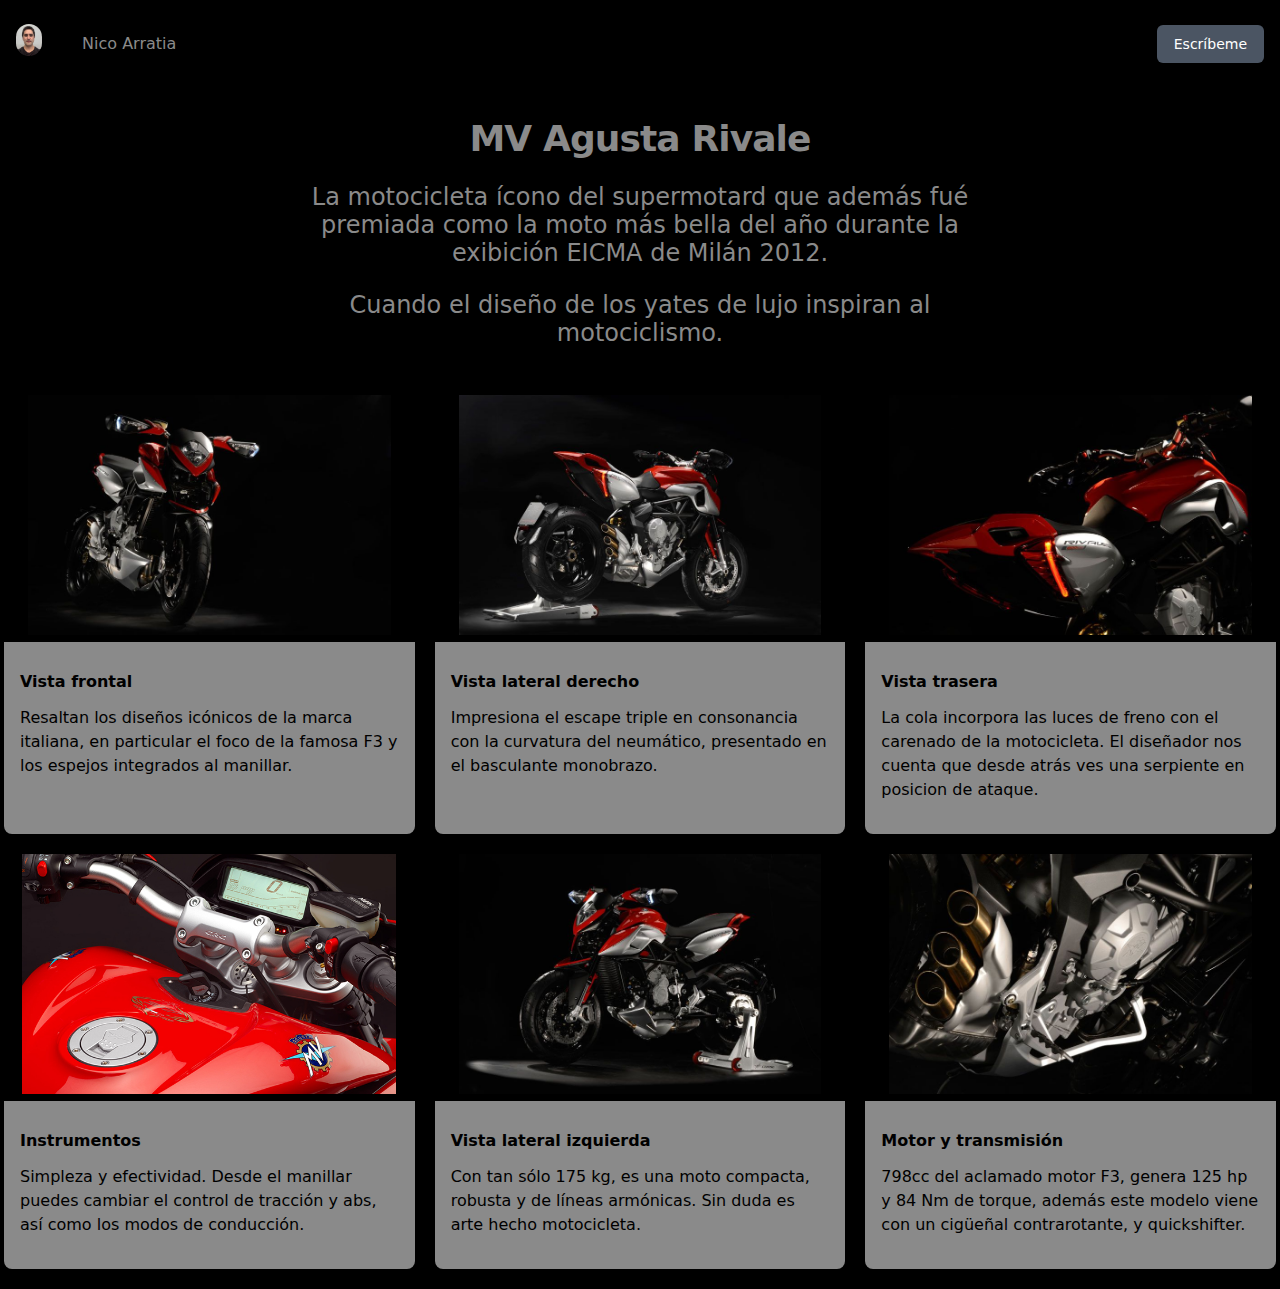
<file: Index.html>
<!DOCTYPE html>
<html lang="es">
<head>
    <meta charset="UTF-8">
    <link rel="stylesheet" href="Styles.css">
    <meta http-equiv="X-UA-Compatible" content="IE=edge">
    <meta name="viewport" content="width=device-width, initial-scale=1.0">
    <title>Rivale 800</title>
</head>
<body>
    <header> 
        <nav>
            <div class="left-nav">
                <div class="image-content">
                    <a href="nicoarratia.html">
                        <img class="profile-pic"src="./img/nicocara.jpeg"alt="foto del autor">
                    </a>
                </div>
                <div class="name-content">    
                    <a href="nicoarratia.html">
                        Nico Arratia
                    </a>
                </div>
            </div>    
            <div class="contact-content">
                <a href="nicolas.andres.arratia@gmail.com">Escríbeme
                </a>
            </div>         
        </nav>
    </header>

<main>
    <div class="blog-description">
        <h1>
        MV Agusta Rivale
        </h1>
        <p>
        La motocicleta ícono del supermotard que además fué premiada como la moto más bella del año durante la exibición EICMA de Milán 2012.       </p>       
        <p>Cuando el diseño de los yates de lujo inspiran al motociclismo.
        </p>
    </div>

    <div class="articles-area">
            
        <div class="article-area">
            <div class="image-article-area">
                    <a href="vistafrontal.html">
                        <img src="./img/derecho adelante.jpeg" alt="Foto frontal rivale">
                    </a>
            </div>
            <div class="info-article">
                <div>
                    <span>
                    </span>
                    <a href="vistafrontal.html">
                    <p class="title-info-article">
                        Vista frontal
                    </p>
                    </a>
                    <p class="description-info-article">
                        Resaltan los diseños icónicos de la marca italiana, en particular el foco de la famosa F3 y los espejos integrados al manillar.
                    </p>
                </div>
            </div>
        </div>

        <div class="article-area">
            <div class="image-article-area">
                    <a href="lateralderecho.html">
                        <img src="img/derecho y atras.jpeg" alt="Foto lado derecho rivale">
                    </a>
            </div>
            <div class="info-article">
                <div>
                    <span>
                    </span>
                    <a href="lateralderecho.html">
                    <p class="title-info-article">
                        Vista lateral derecho
                    </p>
                    </a>
                    <p class="description-info-article">
                        Impresiona el escape triple en consonancia con la curvatura del neumático, presentado en el basculante monobrazo.
                    </p>
                </div>
            </div>
        </div>

        <div class="article-area">
            <div class="image-article-area">
                    <a href="trasera.html">
                        <img src="img/cola2.jpeg" alt="Foto trasera rivale">
                    </a>
            </div>
            <div class="info-article">
                <div>
                    <span>
                    </span>
                    <a href="trasera.html">
                    <p class="title-info-article">
                        Vista trasera
                    </p>
                    </a>
                    <p class="description-info-article">
                        La cola incorpora las luces de freno con el carenado de la motocicleta. El diseñador nos cuenta que desde atrás ves una serpiente en posicion de ataque.
                    </p>
                </div>             
            </div>
        </div>
       
        <div class="article-area">
            <div class="image-article-area">
                    <a href="Instrumentos.html">
                        <img src="img/center 1024_2000.jpg" alt="Foto trasera rivale">
                    </a>
            </div>
            <div class="info-article">
                <div>
                    <span>
                    </span>
                    <a href="Instrumentos.html">
                    <p class="title-info-article">
                        Instrumentos
                    </p>
                    </a>
                    <p class="description-info-article">
                        Simpleza y efectividad. Desde el manillar puedes cambiar el control de tracción y abs, así como los modos de conducción.
                    </p>
            </div>
        </div>
    </div>
    <div class="article-area">
        <div class="image-article-area">
                <a href="lateralizquierdo.html">
                    <img src="img/izquierdo.jpeg"Foto izquierda rivale">
                </a>
        </div>
        <div class="info-article">
            <div>
                <span>
                </span>
                <a href="lateralizquierdo.html">
                <p class="title-info-article">
                    Vista lateral izquierda
                </p>
                </a>
                <p class="description-info-article">
                    Con tan sólo 175 kg, es una moto compacta, robusta y de líneas armónicas. Sin duda es arte hecho motocicleta.
                </p>
        </div>
    </div>
</div>
<div class="article-area">
    <div class="image-article-area">
            <a href="Motor.html">
                <img src="img/motor y escape.jpeg" alt="Foto motor rivale">
            </a>
    </div>
    <div class="info-article">
        <div>
            <span>
            </span>
            <a href="Motor.html">
            <p class="title-info-article">
                Motor y transmisión
            </p>
            </a>
            <p class="description-info-article">
                798cc del aclamado motor F3, genera 125 hp y 84 Nm de torque, además este modelo viene con un cigüeñal contrarotante, y quickshifter.
            </p>
    </div>
</div>
</div>
            
</main>
</file>
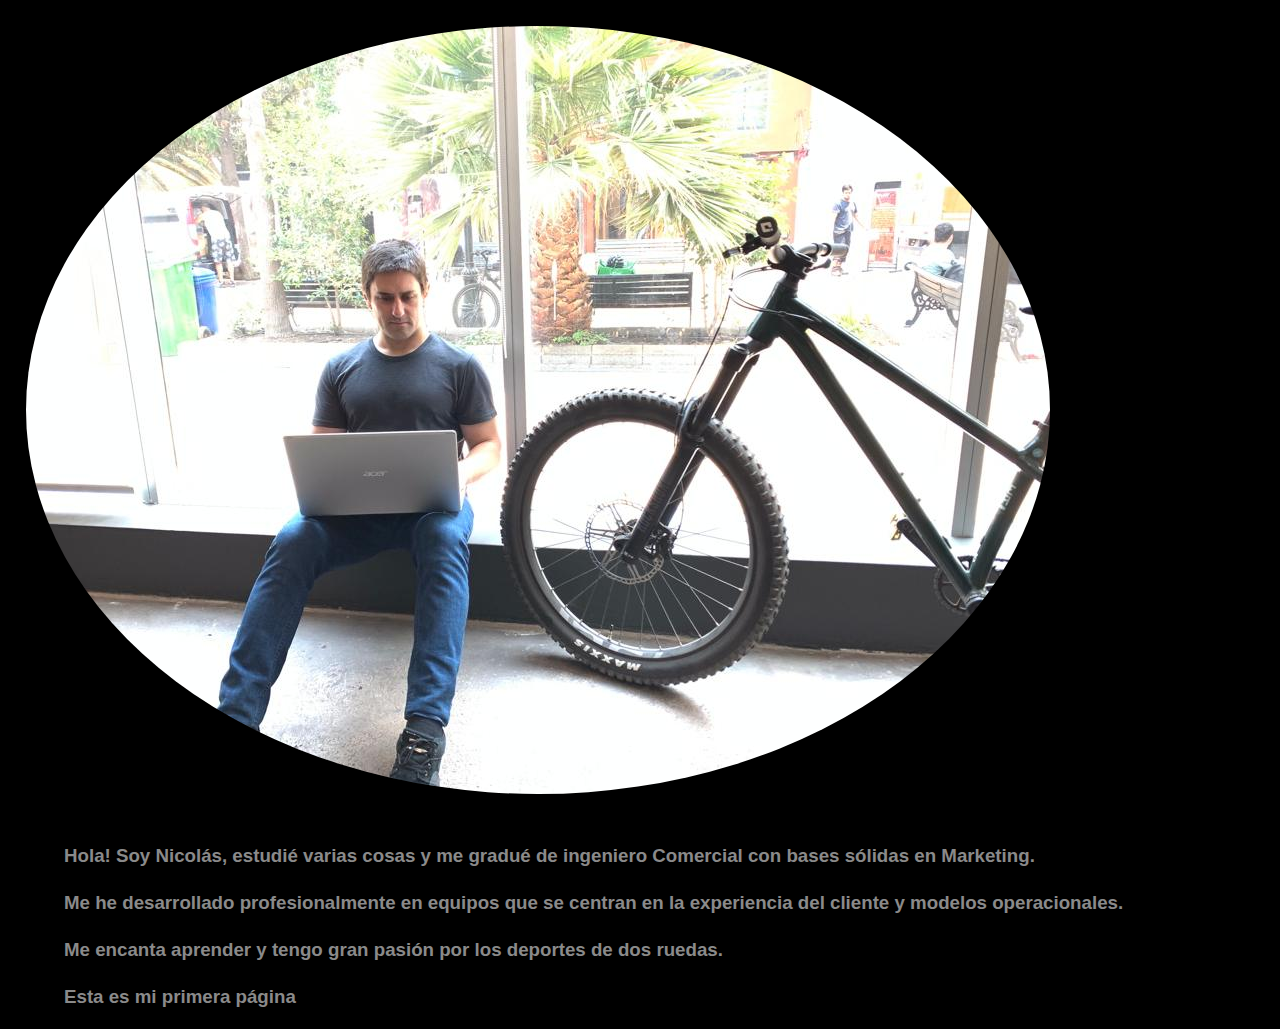
<file: nicoarratia.html>
<!DOCTYPE html>
<html lang="es">
<head>
    <meta charset="UTF-8">
    <link rel="stylesheet" href="Styles.css">
    <meta http-equiv="X-UA-Compatible" content="IE=edge">
    <meta name="viewport" content="width=device-width, initial-scale=1.0">
    <title>Nico Arratia</title>
        <style>
        </style>
</head>
<body>
    <a href="Index.html"><img src="./img/WhatsApp Image 2022-12-16 at 13.46.28.jpeg" style="margin: 2%; border-radius: 50%;" alt=""></a>

    
<hr>


    <h3> Hola! Soy Nicolás, estudié varias cosas y me gradué de ingeniero   Comercial con bases sólidas en Marketing.</h3>
    <h3>Me he desarrollado    profesionalmente en equipos que se centran en la experiencia del cliente y modelos operacionales. </h3>
        <h3>    Me encanta aprender y tengo gran pasión por los deportes de dos ruedas.</h3>
    <h3>Esta es mi primera página</h3>
    <script>
        let Visita = 0
        Visita = prompt("¿Que te pareció mi primer sitio? de 1 a 5, dónde 5 es la mejor nota")
    
        if (Visita == 1) {
                alert("Gracias por contestar")
        } else if(Visita == 2){
            alert("Gracias por tu respuesta")
        } else if(Visita == 3){
            alert("Escríbeme y dame feedback")
        } else if(Visita == 4){
            alert("Me alegro que te gusten las motos")
        } else if(Visita == 5){
            alert("Muchas gracias!")
        }
        else{
            alert("Tu respuesta debe ser de 1 a 5")
        }
    </script>     
</body>

</html>
</file>
<file: Styles.css>
* {
    box-sizing: border-box;
    border-width: 0;
    border-style: solid;
    border-color: #e5e7eb;
}

html {
    font-family: ui-sans-serif, system-ui, -apple-system, BlinkMacSystemFont,
        "Segoe UI", Roboto, "Helvetica Neue", Arial, "Noto Sans", sans-serif,
        "Apple Color Emoji", "Segoe UI Emoji", "Segoe UI Symbol", "Noto Color Emoji";
    line-height: 1.5;
}

body {
    font-family: inherit;
    line-height: inherit;
    margin: 0;
    background-color: black;
}

a {
    color: inherit;
    text-decoration: inherit;
}

header {
    position: relative;
    padding: 1.5rem 0;
}

header nav {
    padding-left: 1rem;
    padding-right: 1rem;
    max-width: 80rem;
    margin-left: auto;
    margin-right: auto;
    justify-content: space-between;
    align-items: center;
    display: flex;
}

main {
    position: relative;
    padding-top: 16px;
    padding-bottom: 20px;
    padding-left: 4px;
    padding-right: 4px;
    position: relative;
    max-width: 80rem;
    margin-left: auto;
    margin-right: auto;
}

.left-nav {
    flex: 1 1 0%;
    align-items: center;
    display: flex;
}

.image-content {
    justify-content: space-between;
    align-items: center;
    display: flex;
}

.profile-pic {
    width: auto;
    height: 2rem;
    border-radius: 9999px;
}

.name-content {
    margin-left: 2.5rem;
    margin-right: 2.5rem;
}

.name-content a {
    --tw-text-opacity: 1;
    color: #8a8a8a;
    font-weight: 500;
}

.contact-content a {
    border-color: transparent;
    border-radius: .375rem;
    border-width: 1px;
    display: inline-flex;
    align-items: center;
    font-weight: 500;
    font-size: .875rem;
    line-height: 1.25rem;
    padding-top: .5rem;
    padding-left: 1rem;
    padding-right: 1rem;
    padding-bottom: .5rem;
    background-color: rgba(75, 85, 99, var(--tw-bg-opacity));
    color: rgba(255, 255, 255, var(--tw-text-opacity));
    --tw-bg-opacity: 1;
    --tw-text-opacity: 1;
}

.blog-description {
    text-align: center;
}

.blog-description h1 {
    margin-top: 1rem;
    letter-spacing: -.025em;
    font-size: 2.25rem;
    line-height: 2.5rem;
    color: #8a8a8a;
    font-weight: 800;
    --tw-text-opacity: 1;
}

.blog-description p {
    margin-top: 1rem;
    max-width: 42rem;
    --tw-text-opacity: 1;
    color: #8a8a8a;
    margin-left: auto;
    margin-right: auto;
    font-size: 1.5rem;
    line-height: 1.75rem;
}

.articles-area {
    grid-template-columns: repeat(3, minmax(0, 1fr));
    max-width: none;
    gap: 1.25rem;
    margin-top: 3rem;
    margin-left: auto;
    margin-right: auto;
    display: grid;
}

.article-area {
    --tw-shadow: 0 10px 15px -3px rgba(0, 0, 0, 0.1), 0 4px 6px -2px rgba(0, 0, 0, 0.05);
    box-shadow: var(--tw-ring-offset-shadow, 0 0 #0000), var(--tw-ring-shadow, 0 0 #0000), var(--tw-shadow);
    overflow: hidden;
    flex-direction: column;
    display: flex;
    border-radius: .5rem;
}

.image-article-area {
    flex-shrink: 70;
}

.image-article-area a img {
    width: 100%;
    object-fit: scale-down;
    height: 15rem;
}

.info-article {
    padding: 1rem;
    flex: 100%;
    justify-content: space-between;
    flex-direction: column;
    display: flex;
    --tw-bg-opacity: 1;
    background-color: #8a8a8a;
}

.info-article span {
    font-size: .875rem;
    line-height: 1.25rem;
    font-weight: 500;
}

.info-article a {
    display: block;
    margin-top: .5rem;

}

.title-info-article {
    --tw-text-opacity: 1;
    color: black;
    font-size: 1.0rem;
    line-height: 1.0rem;
    font-weight: 700;
    text-decoration:0;
}

.description-info-article {
    margin-top: 0.5rem;
    --tw-text-opacity: 1;
    color: black;
    font-size: 1rem;
    line-height: 1.5rem;
}

.date-area {
    display: flex;
    margin-top: 1.5rem;
    --tw-text-opacity: 1;
    color: rgba(107, 114, 128, var(--tw-text-opacity));
    font-size: .875rem;
    line-height: 1.25rem;
}

h3{color:#8a8a8a;text-justify: center; font-style: normal; font-family: 'Gill Sans', 'Gill Sans MT', Calibri, 'Trebuchet MS', sans-serif; margin-left: 5%; margin-top: 0%; margin-right: 5%;}
</file>
